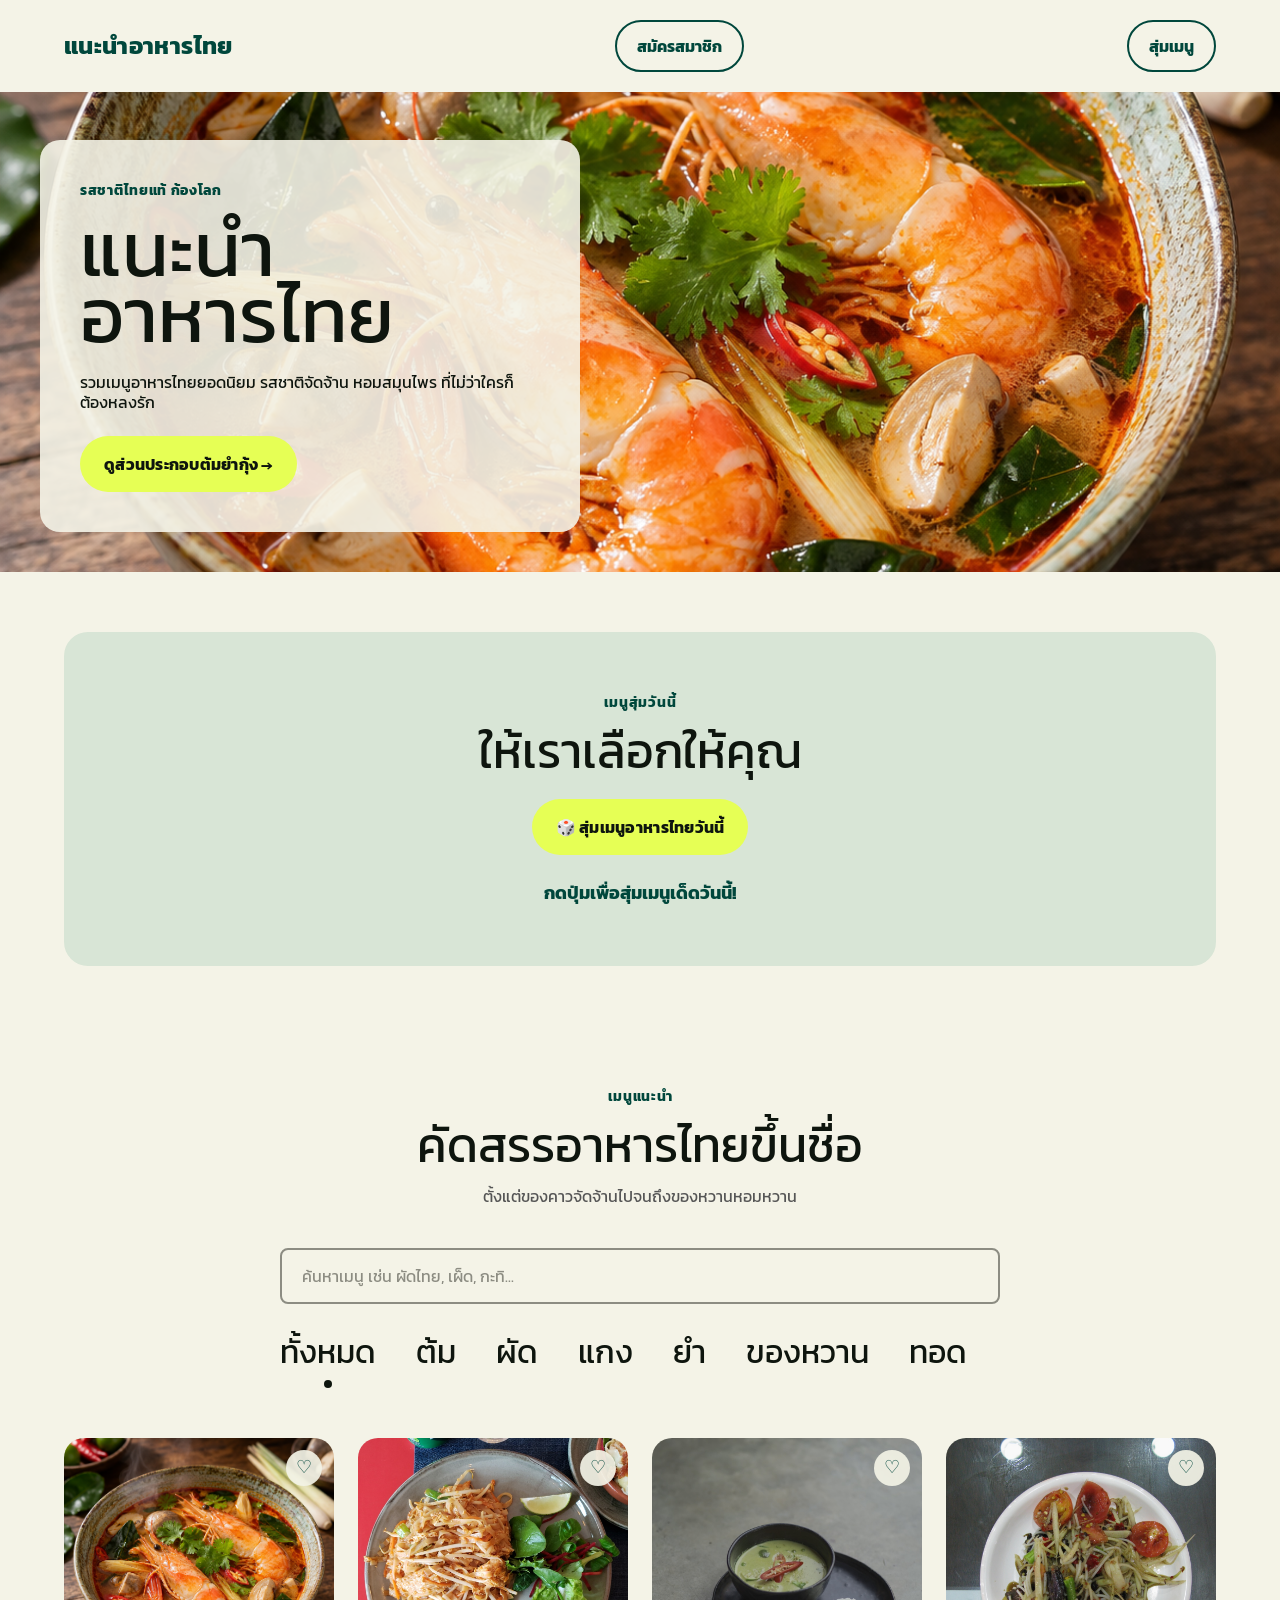
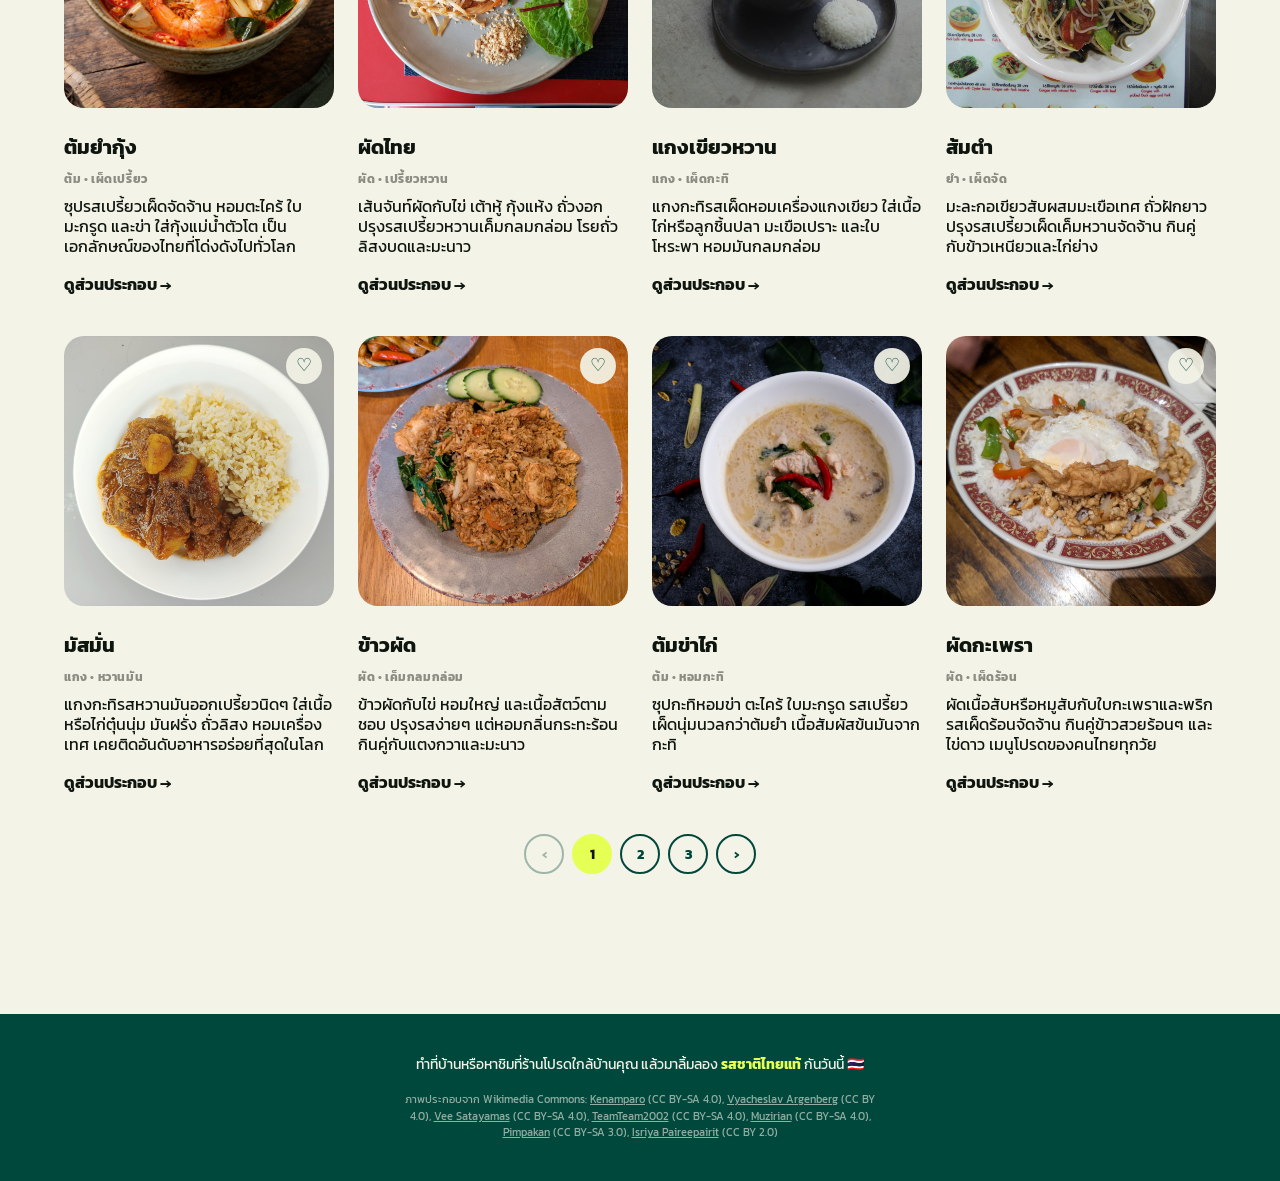
<file: index.html>
<!DOCTYPE html>
<html lang="th">
<head>
<meta charset="UTF-8">
<meta name="viewport" content="width=device-width, initial-scale=1.0">
<title>แนะนำอาหารไทย</title>
<link rel="preconnect" href="https://fonts.googleapis.com">
<link rel="preconnect" href="https://fonts.gstatic.com" crossorigin>
<link href="https://fonts.googleapis.com/css2?family=Kanit:ital,wght@0,200;0,300;0,400;0,500;0,700;1,300&display=swap" rel="stylesheet">
<link rel="stylesheet" href="styles.css">
</head>
<body>

<header class="site-nav">
  <div class="nav-inner">
    <a class="nav-logo" href="index.html">แนะนำอาหารไทย</a>
    <a class="pill-outline" href="register.html">สมัครสมาชิก</a>
    <a class="pill-outline" href="#random-box">สุ่มเมนู</a>
  </div>
</header>

<section class="hero">
  <img class="hero-photo" src="images/tomyum-goong.png" alt="ต้มยำกุ้ง">
  <div class="hero-overlay">
    <p class="eyebrow">รสชาติไทยแท้ ก้องโลก</p>
    <h1 class="hero-title">แนะนำ<br>อาหารไทย</h1>
    <p class="hero-sub">รวมเมนูอาหารไทยยอดนิยม รสชาติจัดจ้าน หอมสมุนไพร ที่ไม่ว่าใครก็ต้องหลงรัก</p>
    <a class="pill-fill" href="detail.html?dish=ต้มยำกุ้ง">ดูส่วนประกอบต้มยำกุ้ง →</a>
  </div>
</section>

<main>
  <section class="random-box" id="random-box">
    <p class="eyebrow">เมนูสุ่มวันนี้</p>
    <h2 class="section-heading">ให้เราเลือกให้คุณ</h2>
    <button id="random-btn" class="pill-fill" type="button">🎲 สุ่มเมนูอาหารไทยวันนี้</button>
    <p id="random-result" class="random-result">กดปุ่มเพื่อสุ่มเมนูเด็ดวันนี้!</p>
  </section>

  <section class="section" id="menu-section">
    <div class="section-title">
      <p class="eyebrow">เมนูแนะนำ</p>
      <h2 class="section-heading">คัดสรรอาหารไทยขึ้นชื่อ</h2>
      <p class="section-sub">ตั้งแต่ของคาวจัดจ้านไปจนถึงของหวานหอมหวาน</p>
    </div>

    <div class="filter-box">
      <input id="search-input" class="search-input" type="text" placeholder="ค้นหาเมนู เช่น ผัดไทย, เผ็ด, กะทิ..." aria-label="ค้นหาเมนู">
      <div class="category-tabs" id="category-filters">
        <button class="category-tab active" type="button" data-category="all">ทั้งหมด</button>
        <button class="category-tab" type="button" data-category="ต้ม">ต้ม</button>
        <button class="category-tab" type="button" data-category="ผัด">ผัด</button>
        <button class="category-tab" type="button" data-category="แกง">แกง</button>
        <button class="category-tab" type="button" data-category="ยำ">ยำ</button>
        <button class="category-tab" type="button" data-category="ของหวาน">ของหวาน</button>
        <button class="category-tab" type="button" data-category="ทอด">ทอด</button>
        <button class="category-tab" type="button" data-category="ทานเล่น">ทานเล่น</button>
      </div>
    </div>

    <div class="menu-grid" id="menu-grid">

      <div class="card" data-dish="ต้มยำกุ้ง" data-category="ต้ม">
        <div class="card-media">
          <img class="dish-photo" src="images/tomyum-goong.png" alt="ต้มยำกุ้ง" loading="lazy">
          <button class="fav-btn" type="button" aria-label="เพิ่มในรายการโปรด">♡</button>
        </div>
        <h3>ต้มยำกุ้ง</h3>
        <span class="tag">ต้ม • เผ็ดเปรี้ยว</span>
        <p>ซุปรสเปรี้ยวเผ็ดจัดจ้าน หอมตะไคร้ ใบมะกรูด และข่า ใส่กุ้งแม่น้ำตัวโต เป็นเอกลักษณ์ของไทยที่โด่งดังไปทั่วโลก</p>
        <a class="detail-link" href="#">ดูส่วนประกอบ →</a>
      </div>

      <div class="card" data-dish="ผัดไทย" data-category="ผัด">
        <div class="card-media">
          <img class="dish-photo" src="images/pad-thai.jpg" alt="ผัดไทย" loading="lazy">
          <button class="fav-btn" type="button" aria-label="เพิ่มในรายการโปรด">♡</button>
        </div>
        <h3>ผัดไทย</h3>
        <span class="tag">ผัด • เปรี้ยวหวาน</span>
        <p>เส้นจันท์ผัดกับไข่ เต้าหู้ กุ้งแห้ง ถั่วงอก ปรุงรสเปรี้ยวหวานเค็มกลมกล่อม โรยถั่วลิสงบดและมะนาว</p>
        <a class="detail-link" href="#">ดูส่วนประกอบ →</a>
      </div>

      <div class="card" data-dish="แกงเขียวหวาน" data-category="แกง">
        <div class="card-media">
          <img class="dish-photo" src="images/green-curry.jpg" alt="แกงเขียวหวาน" loading="lazy">
          <button class="fav-btn" type="button" aria-label="เพิ่มในรายการโปรด">♡</button>
        </div>
        <h3>แกงเขียวหวาน</h3>
        <span class="tag">แกง • เผ็ดกะทิ</span>
        <p>แกงกะทิรสเผ็ดหอมเครื่องแกงเขียว ใส่เนื้อไก่หรือลูกชิ้นปลา มะเขือเปราะ และใบโหระพา หอมมันกลมกล่อม</p>
        <a class="detail-link" href="#">ดูส่วนประกอบ →</a>
      </div>

      <div class="card" data-dish="ส้มตำ" data-category="ยำ">
        <div class="card-media">
          <img class="dish-photo" src="images/som-tam.jpg" alt="ส้มตำ" loading="lazy">
          <button class="fav-btn" type="button" aria-label="เพิ่มในรายการโปรด">♡</button>
        </div>
        <h3>ส้มตำ</h3>
        <span class="tag">ยำ • เผ็ดจัด</span>
        <p>มะละกอเขียวสับผสมมะเขือเทศ ถั่วฝักยาว ปรุงรสเปรี้ยวเผ็ดเค็มหวานจัดจ้าน กินคู่กับข้าวเหนียวและไก่ย่าง</p>
        <a class="detail-link" href="#">ดูส่วนประกอบ →</a>
      </div>

      <div class="card" data-dish="มัสมั่น" data-category="แกง">
        <div class="card-media">
          <img class="dish-photo" src="images/massaman.jpg" alt="มัสมั่น" loading="lazy">
          <button class="fav-btn" type="button" aria-label="เพิ่มในรายการโปรด">♡</button>
        </div>
        <h3>มัสมั่น</h3>
        <span class="tag">แกง • หวานมัน</span>
        <p>แกงกะทิรสหวานมันออกเปรี้ยวนิดๆ ใส่เนื้อหรือไก่ตุ๋นนุ่ม มันฝรั่ง ถั่วลิสง หอมเครื่องเทศ เคยติดอันดับอาหารอร่อยที่สุดในโลก</p>
        <a class="detail-link" href="#">ดูส่วนประกอบ →</a>
      </div>

      <div class="card" data-dish="ข้าวผัด" data-category="ผัด">
        <div class="card-media">
          <img class="dish-photo" src="images/khao-pad.jpg" alt="ข้าวผัด" loading="lazy">
          <button class="fav-btn" type="button" aria-label="เพิ่มในรายการโปรด">♡</button>
        </div>
        <h3>ข้าวผัด</h3>
        <span class="tag">ผัด • เค็มกลมกล่อม</span>
        <p>ข้าวผัดกับไข่ หอมใหญ่ และเนื้อสัตว์ตามชอบ ปรุงรสง่ายๆ แต่หอมกลิ่นกระทะร้อน กินคู่กับแตงกวาและมะนาว</p>
        <a class="detail-link" href="#">ดูส่วนประกอบ →</a>
      </div>

      <div class="card" data-dish="ต้มข่าไก่" data-category="ต้ม">
        <div class="card-media">
          <img class="dish-photo" src="images/tom-kha-gai.jpg" alt="ต้มข่าไก่" loading="lazy">
          <button class="fav-btn" type="button" aria-label="เพิ่มในรายการโปรด">♡</button>
        </div>
        <h3>ต้มข่าไก่</h3>
        <span class="tag">ต้ม • หอมกะทิ</span>
        <p>ซุปกะทิหอมข่า ตะไคร้ ใบมะกรูด รสเปรี้ยวเผ็ดนุ่มนวลกว่าต้มยำ เนื้อสัมผัสข้นมันจากกะทิ</p>
        <a class="detail-link" href="#">ดูส่วนประกอบ →</a>
      </div>

      <div class="card" data-dish="ผัดกะเพรา" data-category="ผัด">
        <div class="card-media">
          <img class="dish-photo" src="images/pad-kaprao.jpg" alt="ผัดกะเพรา" loading="lazy">
          <button class="fav-btn" type="button" aria-label="เพิ่มในรายการโปรด">♡</button>
        </div>
        <h3>ผัดกะเพรา</h3>
        <span class="tag">ผัด • เผ็ดร้อน</span>
        <p>ผัดเนื้อสับหรือหมูสับกับใบกะเพราและพริก รสเผ็ดร้อนจัดจ้าน กินคู่ข้าวสวยร้อนๆ และไข่ดาว เมนูโปรดของคนไทยทุกวัย</p>
        <a class="detail-link" href="#">ดูส่วนประกอบ →</a>
      </div>

      <div class="card" data-dish="ข้าวเหนียวมะม่วง" data-category="ของหวาน">
        <div class="card-media">
          <img class="dish-photo" src="images/mango-sticky-rice.jpg" alt="ข้าวเหนียวมะม่วง" loading="lazy">
          <button class="fav-btn" type="button" aria-label="เพิ่มในรายการโปรด">♡</button>
        </div>
        <h3>ข้าวเหนียวมะม่วง</h3>
        <span class="tag">ของหวาน • หวานมัน</span>
        <p>ข้าวเหนียวมูนหอมกะทิ เคียงมะม่วงสุกหวานฉ่ำ ราดหน้าด้วยกะทิข้นๆ ของหวานไทยที่ชาวต่างชาติหลงรัก</p>
        <a class="detail-link" href="#">ดูส่วนประกอบ →</a>
      </div>

      <div class="card" data-dish="ก๋วยเตี๋ยวเรือ" data-category="ต้ม">
        <div class="card-media">
          <img class="dish-photo" src="images/boat-noodles.jpg" alt="ก๋วยเตี๋ยวเรือ" loading="lazy">
          <button class="fav-btn" type="button" aria-label="เพิ่มในรายการโปรด">♡</button>
        </div>
        <h3>ก๋วยเตี๋ยวเรือ</h3>
        <span class="tag">ต้ม • เข้มข้นสมุนไพร</span>
        <p>ก๋วยเตี๋ยวน้ำซุปเข้มข้นสีเข้มจากเลือดหมู หอมเครื่องเทศและสมุนไพรไทยกลิ่นจัด เสิร์ฟเป็นถ้วยเล็กรสจัดจ้าน เป็นเอกลักษณ์ของก๋วยเตี๋ยวริมคลอง</p>
        <a class="detail-link" href="#">ดูส่วนประกอบ →</a>
      </div>

      <div class="card" data-dish="ยำวุ้นเส้น" data-category="ยำ">
        <div class="card-media">
          <img class="dish-photo" src="images/yum-woon-sen.jpg" alt="ยำวุ้นเส้น" loading="lazy">
          <button class="fav-btn" type="button" aria-label="เพิ่มในรายการโปรด">♡</button>
        </div>
        <h3>ยำวุ้นเส้น</h3>
        <span class="tag">ยำ • เปรี้ยวเผ็ดจัดจ้าน</span>
        <p>วุ้นเส้นลวกยำกับกุ้งสดและหมูสับ ใส่เห็ดหูหนูและมะเขือเทศ ปรุงรสเปรี้ยวเผ็ดแซ่บกลมกล่อม เป็นยำยอดนิยมของคนไทยทุกวัย</p>
        <a class="detail-link" href="#">ดูส่วนประกอบ →</a>
      </div>

      <div class="card" data-dish="ทับทิมกรอบ" data-category="ของหวาน">
        <div class="card-media">
          <img class="dish-photo" src="images/tub-tim-krob.jpg" alt="ทับทิมกรอบ" loading="lazy">
          <button class="fav-btn" type="button" aria-label="เพิ่มในรายการโปรด">♡</button>
        </div>
        <h3>ทับทิมกรอบ</h3>
        <span class="tag">ของหวาน • หวานเย็นสดชื่น</span>
        <p>แห้วเชื่อมคลุกแป้งสีแดงสดใสคล้ายทับทิม ราดด้วยกะทิสดหอมมันและน้ำแข็งไส หวานเย็นชื่นใจเหมาะกับหน้าร้อน</p>
        <a class="detail-link" href="#">ดูส่วนประกอบ →</a>
      </div>

      <div class="card" data-dish="บะหมี่" data-category="ต้ม">
        <div class="card-media">
          <img class="dish-photo" src="images/ba-mee.jpg" alt="บะหมี่" loading="lazy">
          <button class="fav-btn" type="button" aria-label="เพิ่มในรายการโปรด">♡</button>
        </div>
        <h3>บะหมี่</h3>
        <span class="tag">ต้ม • หอมน้ำซุปกระดูกหมู</span>
        <p>เส้นบะหมี่เหนียวนุ่มลวกในน้ำซุปกระดูกหมูหอมกระเทียมเจียว ใส่หมูแดง ลูกชิ้น และผักกาดดอง รสกลมกล่อมอุ่นท้อง เป็นอาหารเช้าหรือมื้อเบาที่คนไทยกินกันทุกวัน</p>
        <a class="detail-link" href="#">ดูส่วนประกอบ →</a>
      </div>

      <div class="card" data-dish="แกงส้ม" data-category="แกง">
        <div class="card-media">
          <img class="dish-photo" src="images/gaeng-som.jpg" alt="แกงส้ม" loading="lazy">
          <button class="fav-btn" type="button" aria-label="เพิ่มในรายการโปรด">♡</button>
        </div>
        <h3>แกงส้ม</h3>
        <span class="tag">แกง • เปรี้ยวเผ็ดจัด</span>
        <p>แกงรสเปรี้ยวเผ็ดจัดจ้านจากพริกแกงส้มและมะขามเปียก ใส่ปลาหรือกุ้งสด ผักรวมอย่างผักบุ้งและมะละกอ กินคู่ข้าวสวยร้อนๆ ให้รสชาติจัดจ้านถึงเครื่อง</p>
        <a class="detail-link" href="#">ดูส่วนประกอบ →</a>
      </div>

      <div class="card" data-dish="ไก่ทอด" data-category="ทอด">
        <div class="card-media">
          <img class="dish-photo" src="images/gai-tod.jpg" alt="ไก่ทอด" loading="lazy">
          <button class="fav-btn" type="button" aria-label="เพิ่มในรายการโปรด">♡</button>
        </div>
        <h3>ไก่ทอด</h3>
        <span class="tag">ทอด • กรอบนอกนุ่มใน</span>
        <p>ไก่ชิ้นหมักเครื่องเทศและกระเทียมพริกไทยจนหอมซึม ทอดจนผิวกรอบเหลืองทองเนื้อในนุ่มฉ่ำ กินคู่น้ำจิ้มไทยและข้าวเหนียว เป็นเมนูโปรดของคนไทยทุกวัย</p>
        <a class="detail-link" href="#">ดูส่วนประกอบ →</a>
      </div>

      <div class="card" data-dish="ขนมหม้อแกง" data-category="ของหวาน">
        <div class="card-media">
          <img class="dish-photo" src="images/khanom-mo-kaeng.jpg" alt="ขนมหม้อแกง" loading="lazy">
          <button class="fav-btn" type="button" aria-label="เพิ่มในรายการโปรด">♡</button>
        </div>
        <h3>ขนมหม้อแกง</h3>
        <span class="tag">ของหวาน • หวานมันหอมไข่</span>
        <p>ขนมไทยโบราณเนื้อเนียนหอมไข่และกะทิ อบจนหน้าเป็นสีน้ำตาลทองกรอบบาง เนื้อด้านในนุ่มหวานมัน โรยหน้าด้วยหอมเจียว เป็นของหวานที่อยู่คู่ครัวไทยมานาน</p>
        <a class="detail-link" href="#">ดูส่วนประกอบ →</a>
      </div>

      <div class="card" data-dish="ลาบ" data-category="ยำ">
        <div class="card-media">
          <img class="dish-photo" src="images/larb.jpg" alt="ลาบ" loading="lazy">
          <button class="fav-btn" type="button" aria-label="เพิ่มในรายการโปรด">♡</button>
        </div>
        <h3>ลาบ</h3>
        <span class="tag">ยำ • เผ็ดจัดสมุนไพร</span>
        <p>หมูสับลวกคลุกข้าวคั่วป่นหอมกรุ่น ปรุงรสเปรี้ยวเผ็ดเค็มจากมะนาวและพริกป่น ใส่หอมแดงและใบสะระแหน่ กินคู่ผักสดและข้าวเหนียว เป็นเมนูเด่นของอาหารอีสาน</p>
        <a class="detail-link" href="#">ดูส่วนประกอบ →</a>
      </div>

      <div class="card" data-dish="เมี่ยงคำ" data-category="ทานเล่น">
        <div class="card-media">
          <img class="dish-photo" src="images/miang-kham.jpg" alt="เมี่ยงคำ" loading="lazy">
          <button class="fav-btn" type="button" aria-label="เพิ่มในรายการโปรด">♡</button>
        </div>
        <h3>เมี่ยงคำ</h3>
        <span class="tag">ทานเล่น • เปรี้ยวเค็มหวาน</span>
        <p>ใบชะพลูห่อเครื่องเคียงหลากรส ทั้งกุ้งแห้ง มะพร้าวคั่ว ขิงซอย และถั่วลิสง ราดด้วยน้ำเมี่ยงรสเข้มข้น กัดคำเดียวได้รสเปรี้ยวเค็มหวานครบในปากเดียว</p>
        <a class="detail-link" href="#">ดูส่วนประกอบ →</a>
      </div>

      <div class="card" data-dish="พะแนง" data-category="แกง">
        <div class="card-media">
          <img class="dish-photo" src="images/panang-curry.jpg" alt="พะแนง" loading="lazy">
          <button class="fav-btn" type="button" aria-label="เพิ่มในรายการโปรด">♡</button>
        </div>
        <h3>พะแนง</h3>
        <span class="tag">แกง • หวานมันเข้มข้น</span>
        <p>แกงกะทิข้นรสหวานมันเข้มข้นกว่าแกงเขียวหวาน ใส่เนื้อหมูหรือไก่ตุ๋นนุ่ม โรยหน้าด้วยใบมะกรูดซอยและพริกชี้ฟ้า หอมเครื่องแกงพะแนงเข้มข้นถึงรส</p>
        <a class="detail-link" href="#">ดูส่วนประกอบ →</a>
      </div>

      <div class="card" data-dish="ปลาหมึกทอด" data-category="ทอด">
        <div class="card-media">
          <img class="dish-photo" src="images/pla-meuk-tod.jpg" alt="ปลาหมึกทอด" loading="lazy">
          <button class="fav-btn" type="button" aria-label="เพิ่มในรายการโปรด">♡</button>
        </div>
        <h3>ปลาหมึกทอด</h3>
        <span class="tag">ทอด • กรอบนอกนุ่มใน</span>
        <p>ปลาหมึกสดหั่นชิ้นชุบแป้งทอดกรอบจนเหลืองทอง เนื้อในยังนุ่มหวาน กินคู่น้ำจิ้มซีฟู้ดรสเปรี้ยวเผ็ดจัดจ้านและมะนาว เป็นของว่างยอดนิยมริมทะเล</p>
        <a class="detail-link" href="#">ดูส่วนประกอบ →</a>
      </div>

      <div class="card" data-dish="ปลาทอด" data-category="ทอด">
        <div class="card-media">
          <img class="dish-photo" src="images/pla-tod.jpg" alt="ปลาทอด" loading="lazy">
          <button class="fav-btn" type="button" aria-label="เพิ่มในรายการโปรด">♡</button>
        </div>
        <h3>ปลาทอด</h3>
        <span class="tag">ทอด • กรอบนอกฉ่ำใน</span>
        <p>ปลาทั้งตัวทอดจนผิวกรอบเหลืองทอง เนื้อในยังฉ่ำนุ่ม หอมกลิ่นกระเทียมและพริกไทย กินคู่มะนาวและน้ำปลาพริก เมนูอาหารทะเลแบบไทยแท้ที่ทำง่ายได้ทุกบ้าน</p>
        <a class="detail-link" href="#">ดูส่วนประกอบ →</a>
      </div>

      <div class="card" data-dish="แกงเผ็ด" data-category="แกง">
        <div class="card-media">
          <img class="dish-photo" src="images/red-curry.jpg" alt="แกงเผ็ด" loading="lazy">
          <button class="fav-btn" type="button" aria-label="เพิ่มในรายการโปรด">♡</button>
        </div>
        <h3>แกงเผ็ด</h3>
        <span class="tag">แกง • เผ็ดร้อนกะทิ</span>
        <p>แกงกะทิรสเผ็ดร้อนจากพริกแกงแดง ใส่เนื้อไก่หรือหมู มะเขือเปราะ และใบโหระพา กลิ่นหอมฉุนของพริกแกงเข้มข้นถึงเครื่อง เผ็ดร้อนกำลังดีคู่ข้าวสวย</p>
        <a class="detail-link" href="#">ดูส่วนประกอบ →</a>
      </div>

      <div class="card" data-dish="สะเต๊ะ" data-category="ทอด">
        <div class="card-media">
          <img class="dish-photo" src="images/satay.jpg" alt="สะเต๊ะ" loading="lazy">
          <button class="fav-btn" type="button" aria-label="เพิ่มในรายการโปรด">♡</button>
        </div>
        <h3>สะเต๊ะ</h3>
        <span class="tag">ทอด • หอมย่างเครื่องเทศ</span>
        <p>เนื้อหมูหรือไก่หมักเครื่องเทศหอมขมิ้น เสียบไม้ย่างจนสุกหอมกรุ่น กินคู่น้ำจิ้มถั่วลิสงข้นๆ และอาจาด เป็นของว่างริมทางยอดนิยมของคนไทย</p>
        <a class="detail-link" href="#">ดูส่วนประกอบ →</a>
      </div>

      <div class="card" data-dish="ทอดมันปลา" data-category="ทอด">
        <div class="card-media">
          <img class="dish-photo" src="images/tod-man-pla.jpg" alt="ทอดมันปลา" loading="lazy">
          <button class="fav-btn" type="button" aria-label="เพิ่มในรายการโปรด">♡</button>
        </div>
        <h3>ทอดมันปลา</h3>
        <span class="tag">ทอด • เผ็ดกรอบเหนียวนุ่ม</span>
        <p>ปลาสดสับผสมพริกแกงแดงและถั่วฝักยาวซอย นวดจนเหนียวก่อนทอดให้กรอบนอกเหนียวนุ่มใน กินคู่น้ำจิ้มอาจาดแตงกวารสเปรี้ยวหวาน เป็นของว่างขึ้นชื่อของไทย</p>
        <a class="detail-link" href="#">ดูส่วนประกอบ →</a>
      </div>

    </div>

    <div class="pagination" id="pagination"></div>

    <p class="no-results" id="no-results">ไม่พบเมนูที่ตรงกับคำค้นหาหรือหมวดหมู่ที่เลือก ลองค้นหาคำอื่นดูนะ 🙏</p>
  </section>
</main>

<footer class="site-footer">
  <p>ทำที่บ้านหรือหาชิมที่ร้านโปรดใกล้บ้านคุณ แล้วมาลิ้มลอง <strong>รสชาติไทยแท้</strong> กันวันนี้ 🇹🇭</p>
  <p class="photo-credits">ภาพประกอบจาก Wikimedia Commons: <a href="https://commons.wikimedia.org/wiki/File:Thai_Green_Curry_with_Rice.jpg" target="_blank" rel="noopener">Kenamparo</a> (CC BY-SA 4.0), <a href="https://commons.wikimedia.org/wiki/File:Som_Tam_green_papaya_salad,_Bangkok,_Thailand.jpg" target="_blank" rel="noopener">Vyacheslav Argenberg</a> (CC BY 4.0), <a href="https://commons.wikimedia.org/wiki/File:Beef_Massaman_curry_with_brown_rice.jpg" target="_blank" rel="noopener">Vee Satayamas</a> (CC BY-SA 4.0), <a href="https://commons.wikimedia.org/wiki/File:Tom_Kha_Gai_-_Thai_Food.jpg" target="_blank" rel="noopener">TeamTeam2002</a> (CC BY-SA 4.0), <a href="https://commons.wikimedia.org/wiki/File:Mango_sticky_rice.jpg" target="_blank" rel="noopener">Muzirian</a> (CC BY-SA 4.0), <a href="https://commons.wikimedia.org/wiki/File:Yum_woun_sen.jpg" target="_blank" rel="noopener">Pimpakan</a> (CC BY-SA 3.0), <a href="https://commons.wikimedia.org/wiki/File:%E0%B8%97%E0%B8%B1%E0%B8%9A%E0%B8%97%E0%B8%B4%E0%B8%A1%E0%B8%81%E0%B8%A3%E0%B8%AD%E0%B8%9A.jpg" target="_blank" rel="noopener">Isriya Paireepairit</a> (CC BY 2.0)</p>
</footer>

<script>
(function () {
  var dishes = [
    { name: 'ต้มยำกุ้ง', emoji: '🍤' },
    { name: 'ผัดไทย', emoji: '🍜' },
    { name: 'แกงเขียวหวาน', emoji: '🥘' },
    { name: 'ส้มตำ', emoji: '🥗' },
    { name: 'มัสมั่น', emoji: '🍛' },
    { name: 'ข้าวผัด', emoji: '🍳' },
    { name: 'ต้มข่าไก่', emoji: '🍲' },
    { name: 'ผัดกะเพรา', emoji: '🌶️' },
    { name: 'ข้าวเหนียวมะม่วง', emoji: '🥭' },
    { name: 'ก๋วยเตี๋ยวเรือ', emoji: '🥣' },
    { name: 'ยำวุ้นเส้น', emoji: '🦐' },
    { name: 'ทับทิมกรอบ', emoji: '🍧' },
    { name: 'บะหมี่', emoji: '🍜' },
    { name: 'แกงส้ม', emoji: '🍲' },
    { name: 'ไก่ทอด', emoji: '🍗' },
    { name: 'ขนมหม้อแกง', emoji: '🍮' },
    { name: 'ลาบ', emoji: '🥗' },
    { name: 'เมี่ยงคำ', emoji: '🍃' },
    { name: 'พะแนง', emoji: '🍛' },
    { name: 'ปลาหมึกทอด', emoji: '🦑' },
    { name: 'ปลาทอด', emoji: '🐟' },
    { name: 'แกงเผ็ด', emoji: '🌶️' },
    { name: 'สะเต๊ะ', emoji: '🍢' },
    { name: 'ทอดมันปลา', emoji: '🐠' }
  ];

  var lastPick = null;
  var randomBtn = document.getElementById('random-btn');
  var randomResult = document.getElementById('random-result');

  randomBtn.addEventListener('click', function () {
    var pick;
    do {
      pick = dishes[Math.floor(Math.random() * dishes.length)];
    } while (dishes.length > 1 && pick.name === lastPick);
    lastPick = pick.name;

    randomResult.classList.add('fade');
    setTimeout(function () {
      randomResult.textContent = '🎲 เมนูแนะนำวันนี้: ' + pick.emoji + ' ' + pick.name;
      randomResult.classList.remove('fade');
    }, 300);
  });

  var FAVORITES_KEY = 'thaiFoodFavorites';

  function getFavorites() {
    try {
      return JSON.parse(localStorage.getItem(FAVORITES_KEY)) || [];
    } catch (e) {
      return [];
    }
  }

  function saveFavorites(favs) {
    localStorage.setItem(FAVORITES_KEY, JSON.stringify(favs));
  }

  var favorites = getFavorites();

  document.querySelectorAll('.card').forEach(function (card) {
    var link = card.querySelector('.detail-link');
    if (link) {
      link.href = 'detail.html?dish=' + encodeURIComponent(card.dataset.dish);
    }
  });

  document.querySelectorAll('.fav-btn').forEach(function (btn) {
    var dish = btn.closest('.card').dataset.dish;

    if (favorites.indexOf(dish) !== -1) {
      btn.textContent = '❤️';
      btn.classList.add('is-fav');
    }

    btn.addEventListener('click', function () {
      var favs = getFavorites();
      var idx = favs.indexOf(dish);

      if (idx === -1) {
        favs.push(dish);
        btn.textContent = '❤️';
        btn.classList.add('is-fav');
      } else {
        favs.splice(idx, 1);
        btn.textContent = '♡';
        btn.classList.remove('is-fav');
      }

      saveFavorites(favs);
    });
  });

  var searchInput = document.getElementById('search-input');
  var categoryButtons = document.querySelectorAll('.category-tab');
  var menuCards = document.querySelectorAll('#menu-grid .card');
  var noResults = document.getElementById('no-results');
  var pagination = document.getElementById('pagination');
  var activeCategory = 'all';
  var PAGE_SIZE = 8;
  var currentPage = 1;
  var filteredCards = [];

  function applyFilters() {
    var query = searchInput.value.trim().toLowerCase();

    filteredCards = Array.prototype.filter.call(menuCards, function (card) {
      var name = card.dataset.dish.toLowerCase();
      var description = card.querySelector('p').textContent.toLowerCase();
      var tag = card.querySelector('.tag').textContent.toLowerCase();
      var category = card.dataset.category;

      var matchesQuery = !query || name.indexOf(query) !== -1 || description.indexOf(query) !== -1 || tag.indexOf(query) !== -1;
      var matchesCategory = activeCategory === 'all' || category === activeCategory;
      return matchesQuery && matchesCategory;
    });

    currentPage = 1;
    renderPage();
  }

  function renderPage() {
    var totalPages = Math.max(1, Math.ceil(filteredCards.length / PAGE_SIZE));
    currentPage = Math.min(currentPage, totalPages);
    var start = (currentPage - 1) * PAGE_SIZE;
    var pageCards = filteredCards.slice(start, start + PAGE_SIZE);

    menuCards.forEach(function (card) {
      card.classList.toggle('is-hidden', pageCards.indexOf(card) === -1);
    });

    noResults.classList.toggle('show', filteredCards.length === 0);
    renderPagination(totalPages);
  }

  function renderPagination(totalPages) {
    pagination.innerHTML = '';
    if (filteredCards.length === 0) {
      return;
    }

    function makePageBtn(label, page, disabled, active) {
      var btn = document.createElement('button');
      btn.type = 'button';
      btn.className = 'page-btn' + (active ? ' active' : '');
      btn.textContent = label;
      btn.disabled = !!disabled;
      btn.addEventListener('click', function () {
        currentPage = page;
        renderPage();
      });
      return btn;
    }

    pagination.appendChild(makePageBtn('‹', currentPage - 1, currentPage === 1, false));
    for (var i = 1; i <= totalPages; i++) {
      pagination.appendChild(makePageBtn(String(i), i, false, i === currentPage));
    }
    pagination.appendChild(makePageBtn('›', currentPage + 1, currentPage === totalPages, false));
  }

  searchInput.addEventListener('input', applyFilters);

  categoryButtons.forEach(function (btn) {
    btn.addEventListener('click', function () {
      activeCategory = btn.dataset.category;
      categoryButtons.forEach(function (b) {
        b.classList.toggle('active', b === btn);
      });
      applyFilters();
    });
  });

  applyFilters();
})();
</script>

</body>
</html>
</file>
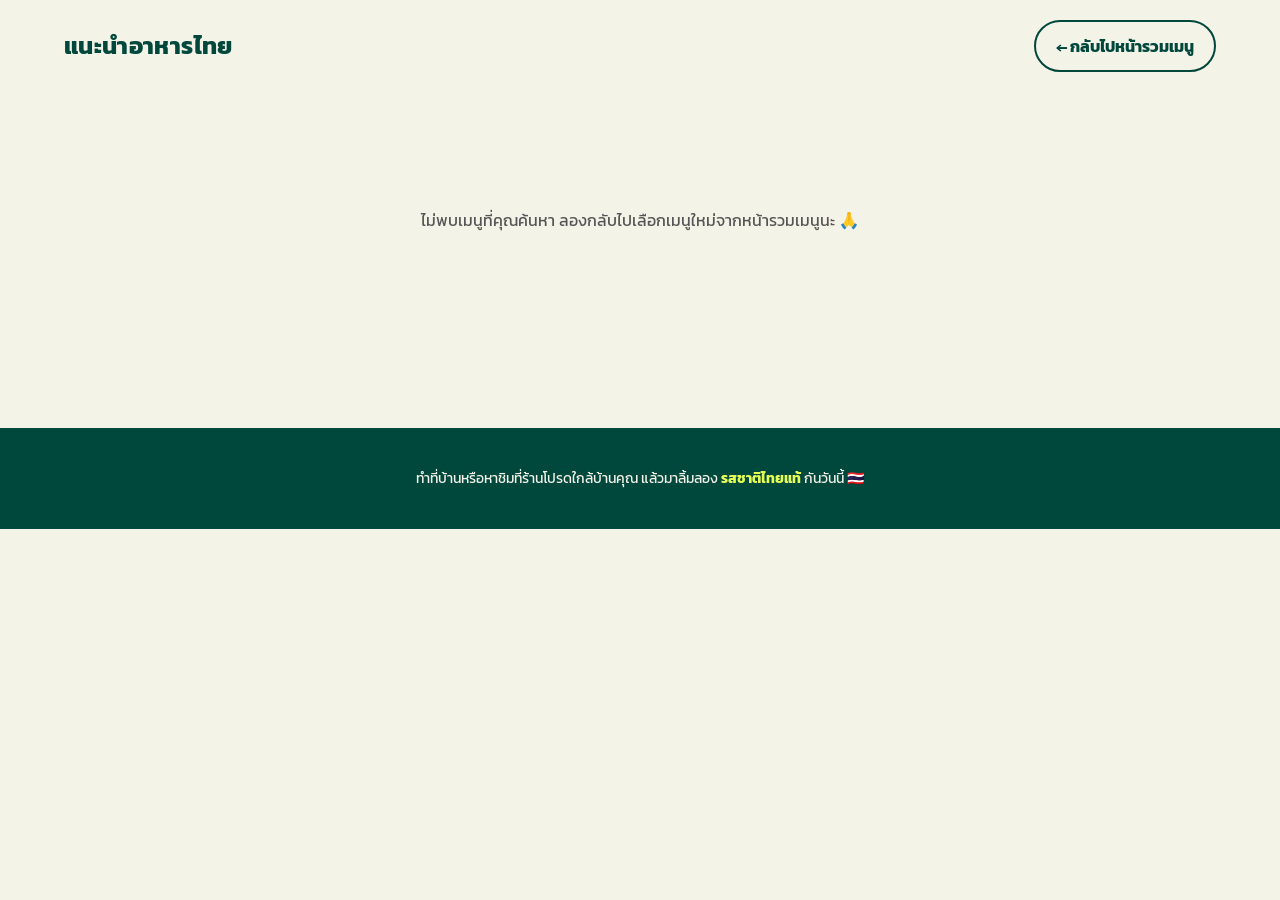
<file: detail.html>
<!DOCTYPE html>
<html lang="th">
<head>
<meta charset="UTF-8">
<meta name="viewport" content="width=device-width, initial-scale=1.0">
<title>ส่วนประกอบเมนู | แนะนำอาหารไทย</title>
<link rel="preconnect" href="https://fonts.googleapis.com">
<link rel="preconnect" href="https://fonts.gstatic.com" crossorigin>
<link href="https://fonts.googleapis.com/css2?family=Kanit:ital,wght@0,200;0,300;0,400;0,500;0,700;1,300&display=swap" rel="stylesheet">
<link rel="stylesheet" href="styles.css">
</head>
<body>

<header class="site-nav">
  <div class="nav-inner">
    <a class="nav-logo" href="index.html">แนะนำอาหารไทย</a>
    <a class="pill-outline" href="index.html">← กลับไปหน้ารวมเมนู</a>
  </div>
</header>

<main>
  <section class="section" id="detail-section">
    <div id="detail-card"></div>
    <p class="no-results" id="detail-not-found">ไม่พบเมนูที่คุณค้นหา ลองกลับไปเลือกเมนูใหม่จากหน้ารวมเมนูนะ 🙏</p>
  </section>
</main>

<footer class="site-footer">
  <p>ทำที่บ้านหรือหาชิมที่ร้านโปรดใกล้บ้านคุณ แล้วมาลิ้มลอง <strong>รสชาติไทยแท้</strong> กันวันนี้ 🇹🇭</p>
</footer>

<script src="menu-data.js"></script>
<script>
(function () {
  var params = new URLSearchParams(window.location.search);
  var dishName = params.get('dish');
  var dish = window.menuData.find(function (d) {
    return d.name === dishName;
  });

  var cardEl = document.getElementById('detail-card');
  var notFoundEl = document.getElementById('detail-not-found');

  if (!dish) {
    document.title = 'ไม่พบเมนูนี้ | ส่วนประกอบเมนู';
    cardEl.style.display = 'none';
    notFoundEl.classList.add('show');
    return;
  }

  document.title = dish.name + ' | ส่วนประกอบเมนู';

  var mediaHtml = dish.image
    ? '<img class="dish-photo" src="' + dish.image + '" alt="' + dish.name + '" loading="lazy">'
    : '<span class="emoji-tile">' + dish.emoji + '</span>';

  var ingredientsHtml = dish.ingredients.map(function (item) {
    return '<li>' + item + '</li>';
  }).join('');

  cardEl.innerHTML =
    '<div class="detail-hero">' + mediaHtml + '</div>' +
    '<p class="eyebrow detail-tag">' + dish.tag + '</p>' +
    '<h1 class="detail-title">' + dish.name + '</h1>' +
    '<p class="detail-description">' + dish.description + '</p>' +
    '<h2 class="ingredients-title">ส่วนประกอบ</h2>' +
    '<ul class="ingredients-list">' + ingredientsHtml + '</ul>';
})();
</script>

</body>
</html>
</file>
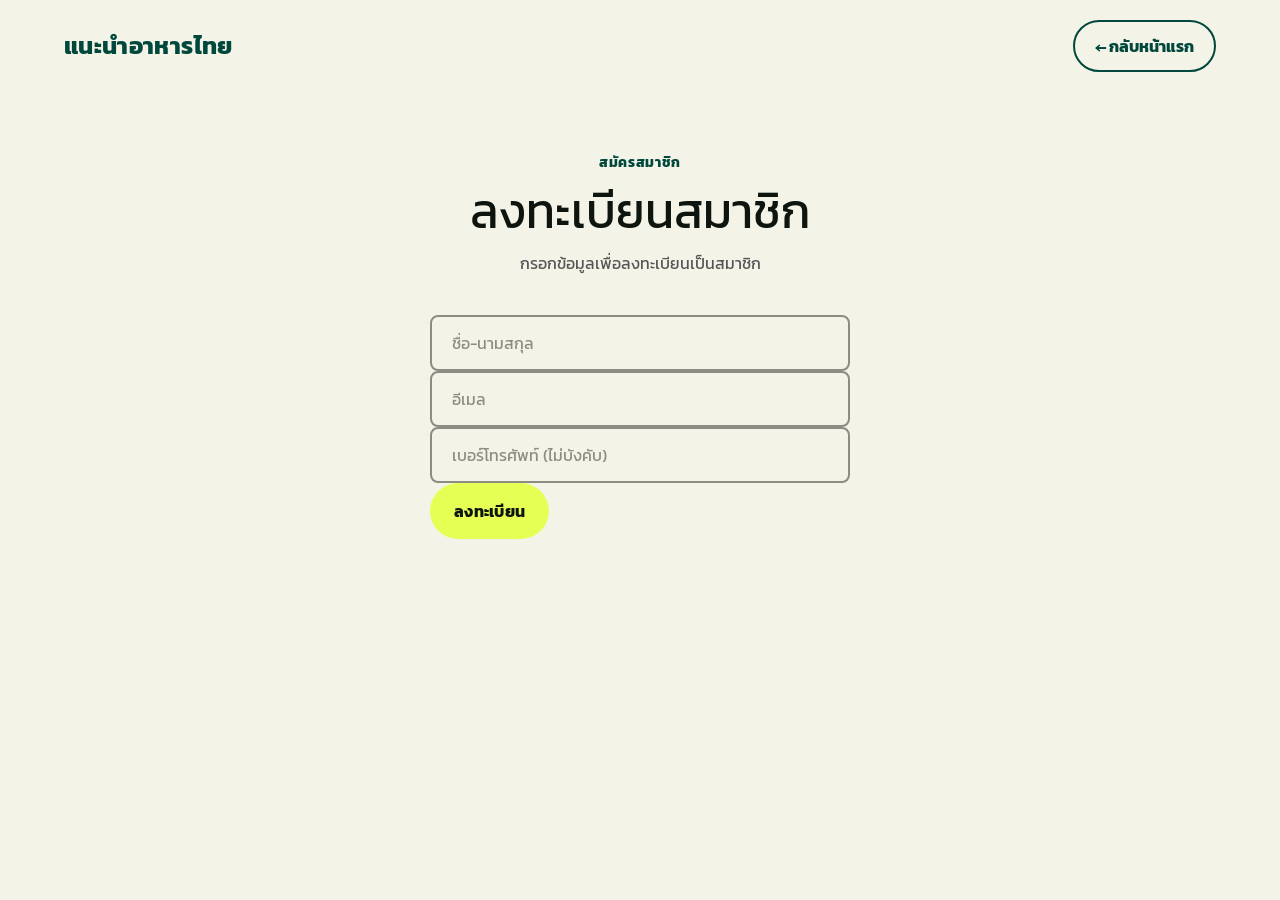
<file: register.html>
<!DOCTYPE html>
<html lang="th">
<head>
<meta charset="UTF-8">
<meta name="viewport" content="width=device-width, initial-scale=1.0">
<title>ลงทะเบียนสมาชิก | แนะนำอาหารไทย</title>
<link rel="preconnect" href="https://fonts.googleapis.com">
<link rel="preconnect" href="https://fonts.gstatic.com" crossorigin>
<link href="https://fonts.googleapis.com/css2?family=Kanit:ital,wght@0,200;0,300;0,400;0,500;0,700;1,300&display=swap" rel="stylesheet">
<link rel="stylesheet" href="styles.css">
</head>
<body>

<header class="site-nav">
  <div class="nav-inner">
    <a class="nav-logo" href="index.html">แนะนำอาหารไทย</a>
    <a class="pill-outline" href="index.html">← กลับหน้าแรก</a>
  </div>
</header>

<main>
  <section class="section" id="register-section">
    <div class="section-title">
      <p class="eyebrow">สมัครสมาชิก</p>
      <h2 class="section-heading">ลงทะเบียนสมาชิก</h2>
      <p class="section-sub">กรอกข้อมูลเพื่อลงทะเบียนเป็นสมาชิก</p>
    </div>

    <form id="register-form" class="filter-box" style="flex-direction:column; align-items:stretch; gap:1rem; max-width:420px; margin:0 auto;">
      <input id="reg-name" class="search-input" type="text" placeholder="ชื่อ-นามสกุล" required>
      <input id="reg-email" class="search-input" type="email" placeholder="อีเมล" required>
      <input id="reg-phone" class="search-input" type="tel" placeholder="เบอร์โทรศัพท์ (ไม่บังคับ)">
      <button class="pill-fill" type="submit">ลงทะเบียน</button>
      <p id="register-result"></p>
    </form>
  </section>
</main>

<script>
(function () {
  var SUPABASE_URL = 'https://ormvnstihnhjwyhfrazw.supabase.co';
  var SUPABASE_ANON_KEY = 'eyJhbGciOiJIUzI1NiIsInR5cCI6IkpXVCJ9.eyJpc3MiOiJzdXBhYmFzZSIsInJlZiI6Im9ybXZuc3RpaG5oand5aGZyYXp3Iiwicm9sZSI6ImFub24iLCJpYXQiOjE3ODk3OTg2MjYsImV4cCI6MjEwNTM3NDYyNn0.yJ4tQJaYi4gnsPUaZqJplIk6qWseL8IXUT8VeygtGzU';

  var form = document.getElementById('register-form');
  var result = document.getElementById('register-result');

  form.addEventListener('submit', function (e) {
    e.preventDefault();
    result.textContent = 'กำลังลงทะเบียน...';

    fetch(SUPABASE_URL + '/rest/v1/members', {
      method: 'POST',
      headers: {
        'Content-Type': 'application/json',
        'apikey': SUPABASE_ANON_KEY,
        'Authorization': 'Bearer ' + SUPABASE_ANON_KEY
      },
      body: JSON.stringify({
        name: document.getElementById('reg-name').value.trim(),
        email: document.getElementById('reg-email').value.trim(),
        phone: document.getElementById('reg-phone').value.trim() || null
      })
    }).then(function (res) {
      if (!res.ok) throw new Error('request failed');
      result.textContent = 'ลงทะเบียนสำเร็จ ขอบคุณค่ะ!';
      form.reset();
    }).catch(function () {
      result.textContent = 'เกิดข้อผิดพลาด กรุณาลองใหม่อีกครั้ง';
    });
  });
})();
</script>

</body>
</html>
</file>
<file: styles.css>
:root {
  /* Colors */
  --color-deep-forest: #00473c;
  --color-lime-glow: #e6ff55;
  --color-sage-mist: #d8e5d6;
  --color-warm-sand: #e8dcc6;
  --color-cream-canvas: #f4f3e7;
  --color-forest-shadow: #0e150e;
  --color-pure-ink: #000000;
  --color-warm-gray: #8c8c82;
  --color-slate-gray: #555555;

  /* Typography — Kanit is the Thai-capable geometric sans standing in for
     SweetSans (display) and SweetSansText (body/UI) in this system. */
  --font-display: 'Kanit', ui-sans-serif, system-ui, -apple-system, sans-serif;
  --font-text: 'Kanit', ui-sans-serif, system-ui, -apple-system, sans-serif;

  /* Spacing */
  --spacing-4: 4px;
  --spacing-8: 8px;
  --spacing-12: 12px;
  --spacing-16: 16px;
  --spacing-20: 20px;
  --spacing-24: 24px;
  --spacing-40: 40px;
  --spacing-60: 60px;

  /* Layout */
  --page-max-width: 1200px;
  --section-gap: 80px;
  --card-padding: 24px;

  /* Border Radius */
  --radius-cards: 24px;
  --radius-small: 4px;
  --radius-badges: 20px;
  --radius-images: 20px;
  --radius-inputs: 8px;
  --radius-buttons: 9999px;

  /* Shadows */
  --shadow-xl: rgba(14, 21, 14, 0.4) 3px 3px 32px -10px;
}

* {
  box-sizing: border-box;
}

body {
  margin: 0;
  font-family: var(--font-text);
  background: var(--color-cream-canvas);
  color: var(--color-forest-shadow);
  line-height: 1.5;
}

a {
  color: inherit;
}

/* ---------- Navigation Bar ---------- */

.site-nav {
  background: var(--color-cream-canvas);
}

.nav-inner {
  max-width: var(--page-max-width);
  margin: 0 auto;
  padding: var(--spacing-20) var(--spacing-24);
  display: flex;
  align-items: center;
  justify-content: space-between;
  gap: var(--spacing-16);
}

.nav-logo {
  font-family: var(--font-text);
  font-weight: 700;
  font-size: 24px;
  color: var(--color-deep-forest);
  text-decoration: none;
  letter-spacing: 0.017em;
}

/* ---------- Buttons ---------- */

.pill-fill {
  display: inline-flex;
  align-items: center;
  gap: var(--spacing-8);
  border-radius: var(--radius-buttons);
  background: var(--color-lime-glow);
  color: var(--color-forest-shadow);
  font-family: var(--font-text);
  font-weight: 700;
  font-size: 16px;
  letter-spacing: 0.017em;
  padding: 16px 24px;
  border: none;
  cursor: pointer;
  text-decoration: none;
  transition: transform 0.15s ease;
}

.pill-fill:hover {
  transform: translateY(-2px);
}

.pill-fill:active {
  transform: translateY(0);
}

.pill-outline {
  display: inline-flex;
  align-items: center;
  border-radius: var(--radius-buttons);
  background: transparent;
  color: var(--color-deep-forest);
  font-family: var(--font-text);
  font-weight: 700;
  font-size: 16px;
  border: 2px solid var(--color-deep-forest);
  padding: 12px 20px;
  cursor: pointer;
  text-decoration: none;
  transition: background 0.2s ease, color 0.2s ease;
  white-space: nowrap;
}

.pill-outline:hover {
  background: var(--color-deep-forest);
  color: var(--color-cream-canvas);
}

.ghost-link {
  display: inline-block;
  font-family: var(--font-text);
  font-weight: 700;
  font-size: 16px;
  color: var(--color-forest-shadow);
  text-decoration: none;
  background: none;
  border: none;
  padding: 0;
  cursor: pointer;
}

.ghost-link:hover {
  text-decoration: underline;
}

/* ---------- Hero ---------- */

.hero {
  position: relative;
  width: 100%;
  min-height: 480px;
  display: flex;
  align-items: flex-end;
  overflow: hidden;
}

.hero-photo {
  position: absolute;
  inset: 0;
  width: 100%;
  height: 100%;
  object-fit: cover;
}

.hero-overlay {
  position: relative;
  max-width: 620px;
  margin: 0 0 var(--spacing-40) var(--spacing-40);
  background: rgba(244, 243, 231, 0.9);
  padding: var(--spacing-40);
  border-radius: var(--radius-images);
}

.eyebrow {
  font-family: var(--font-text);
  font-weight: 700;
  font-size: 14px;
  letter-spacing: 0.05em;
  text-transform: uppercase;
  color: var(--color-deep-forest);
  margin: 0 0 var(--spacing-16);
}

.hero-title {
  font-family: var(--font-display);
  font-weight: 400;
  font-size: clamp(2.5rem, 6vw, 5rem);
  line-height: 0.85;
  margin: 0;
  color: var(--color-forest-shadow);
}

.hero-sub {
  font-family: var(--font-text);
  font-weight: 400;
  font-size: 16px;
  line-height: 1.25;
  color: var(--color-forest-shadow);
  margin: var(--spacing-24) 0;
  max-width: 46ch;
}

/* ---------- Sections ---------- */

main {
  max-width: var(--page-max-width);
  margin: 0 auto;
  padding: 0 var(--spacing-24);
}

.section {
  padding: 60px 0;
}

.section-title {
  text-align: center;
  margin-bottom: var(--spacing-40);
}

.section-heading {
  font-family: var(--font-display);
  font-weight: 400;
  font-size: clamp(1.8rem, 4vw, 3rem);
  line-height: 0.95;
  color: var(--color-forest-shadow);
  margin: 0 0 var(--spacing-16);
}

.section-sub {
  font-family: var(--font-text);
  font-size: 16px;
  color: var(--color-slate-gray);
  margin: 0;
}

/* ---------- Random pick band ---------- */

.random-box {
  background: var(--color-sage-mist);
  border-radius: var(--radius-cards);
  text-align: center;
  padding: var(--spacing-60) var(--spacing-24);
  margin: var(--spacing-60) 0;
}

.random-box .eyebrow {
  justify-content: center;
  display: flex;
}

.random-box .section-heading {
  margin-bottom: var(--spacing-24);
}

.random-result {
  font-family: var(--font-text);
  font-weight: 700;
  font-size: 18px;
  color: var(--color-deep-forest);
  min-height: 1.6rem;
  margin: var(--spacing-24) 0 0;
  opacity: 1;
  transition: opacity 0.3s ease;
}

.random-result.fade {
  opacity: 0;
}

/* ---------- Filters ---------- */

.filter-box {
  max-width: 720px;
  margin: 0 auto var(--spacing-40);
}

.search-input {
  display: block;
  width: 100%;
  font-family: var(--font-text);
  font-size: 16px;
  padding: 14px var(--spacing-20);
  border: 2px solid var(--color-warm-gray);
  border-radius: var(--radius-inputs);
  background: var(--color-cream-canvas);
  color: var(--color-forest-shadow);
  outline: none;
  transition: border-color 0.2s ease;
}

.search-input::placeholder {
  color: var(--color-warm-gray);
}

.search-input:focus {
  border-color: var(--color-deep-forest);
}

.category-tabs {
  display: flex;
  flex-wrap: nowrap;
  overflow-x: auto;
  gap: var(--spacing-40);
  justify-content: flex-start;
  margin-top: var(--spacing-24);
  padding-bottom: var(--spacing-8);
  -ms-overflow-style: none;
  scrollbar-width: none;
}

.category-tabs::-webkit-scrollbar {
  display: none;
}

.category-tab {
  flex-shrink: 0;
  font-family: var(--font-display);
  font-weight: 400;
  font-size: clamp(1.15rem, 2.6vw, 2rem);
  color: var(--color-forest-shadow);
  background: none;
  border: none;
  padding: 0 0 14px;
  cursor: pointer;
  position: relative;
  white-space: nowrap;
}

.category-tab.active::after {
  content: "";
  position: absolute;
  left: 50%;
  bottom: 2px;
  transform: translateX(-50%);
  width: 8px;
  height: 8px;
  border-radius: 50%;
  background: var(--color-forest-shadow);
}

/* ---------- Product Card ---------- */

.menu-grid {
  display: grid;
  grid-template-columns: repeat(auto-fit, minmax(260px, 1fr));
  gap: var(--spacing-40) var(--spacing-24);
}

.card {
  text-align: left;
}

.card-media {
  position: relative;
  border-radius: var(--radius-images);
  overflow: hidden;
  aspect-ratio: 1 / 1;
}

.card-media .dish-photo {
  display: block;
  width: 100%;
  height: 100%;
  object-fit: cover;
}

.card-media .emoji-tile {
  width: 100%;
  height: 100%;
  display: flex;
  align-items: center;
  justify-content: center;
  font-size: clamp(3rem, 8vw, 4.5rem);
  background: var(--color-sage-mist);
}

.card:nth-child(3n+2) .emoji-tile {
  background: var(--color-warm-sand);
}

.fav-btn {
  position: absolute;
  top: var(--spacing-12);
  right: var(--spacing-12);
  width: 36px;
  height: 36px;
  border-radius: 50%;
  background: rgba(244, 243, 231, 0.92);
  border: none;
  display: flex;
  align-items: center;
  justify-content: center;
  font-size: 1.1rem;
  line-height: 1;
  color: var(--color-deep-forest);
  cursor: pointer;
  user-select: none;
  transition: transform 0.15s ease, background 0.2s ease;
}

.fav-btn:hover {
  transform: scale(1.1);
}

.fav-btn.is-fav {
  background: var(--color-lime-glow);
  animation: pop 0.3s ease;
}

@keyframes pop {
  0% { transform: scale(1); }
  50% { transform: scale(1.3); }
  100% { transform: scale(1); }
}

.card h3 {
  font-family: var(--font-text);
  font-weight: 700;
  font-size: 20px;
  color: var(--color-forest-shadow);
  margin: var(--spacing-24) 0 0;
}

.tag {
  display: block;
  font-family: var(--font-text);
  font-weight: 700;
  font-size: 12px;
  letter-spacing: 0.05em;
  text-transform: uppercase;
  color: var(--color-warm-gray);
  margin-top: var(--spacing-8);
}

.card p {
  font-family: var(--font-text);
  font-weight: 400;
  font-size: 16px;
  line-height: 1.25;
  color: var(--color-forest-shadow);
  margin: var(--spacing-8) 0 0;
}

.detail-link {
  display: inline-block;
  margin-top: var(--spacing-16);
  font-family: var(--font-text);
  font-weight: 700;
  font-size: 16px;
  color: var(--color-forest-shadow);
  text-decoration: none;
}

.detail-link:hover {
  text-decoration: underline;
}

.pagination {
  display: flex;
  justify-content: center;
  align-items: center;
  gap: var(--spacing-8);
  margin-top: var(--spacing-40);
}

.page-btn {
  min-width: 40px;
  height: 40px;
  padding: 0 var(--spacing-12);
  border-radius: var(--radius-buttons);
  border: 2px solid var(--color-deep-forest);
  background: transparent;
  color: var(--color-deep-forest);
  font-family: var(--font-text);
  font-weight: 700;
  font-size: 14px;
  cursor: pointer;
  transition: background 0.2s ease, color 0.2s ease;
}

.page-btn:hover:not(:disabled) {
  background: var(--color-deep-forest);
  color: var(--color-cream-canvas);
}

.page-btn.active {
  background: var(--color-lime-glow);
  border-color: var(--color-lime-glow);
  color: var(--color-forest-shadow);
}

.page-btn:disabled {
  opacity: 0.35;
  cursor: default;
}

.no-results {
  text-align: center;
  color: var(--color-slate-gray);
  padding: var(--spacing-40) var(--spacing-16);
  display: none;
}

.no-results.show {
  display: block;
}

.card.is-hidden {
  display: none;
}

/* ---------- Detail page ---------- */

.detail-hero {
  border-radius: var(--radius-images);
  overflow: hidden;
  aspect-ratio: 16 / 9;
  margin-bottom: var(--spacing-40);
}

.detail-hero .dish-photo {
  display: block;
  width: 100%;
  height: 100%;
  object-fit: cover;
}

.detail-hero .emoji-tile {
  width: 100%;
  height: 100%;
  display: flex;
  align-items: center;
  justify-content: center;
  font-size: clamp(4rem, 14vw, 7rem);
  background: var(--color-sage-mist);
}

.detail-title {
  font-family: var(--font-display);
  font-weight: 400;
  font-size: clamp(2.2rem, 6vw, 4.5rem);
  line-height: 0.9;
  color: var(--color-forest-shadow);
  margin: 0 0 var(--spacing-16);
}

.detail-tag {
  margin: 0 0 var(--spacing-24);
}

.detail-description {
  font-family: var(--font-text);
  font-size: 18px;
  line-height: 1.33;
  color: var(--color-forest-shadow);
  margin: 0 0 var(--spacing-40);
  max-width: 68ch;
}

.ingredients-title {
  font-family: var(--font-text);
  font-weight: 700;
  font-size: 18px;
  color: var(--color-forest-shadow);
  margin: 0 0 var(--spacing-16);
}

.ingredients-list {
  list-style: none;
  margin: 0;
  padding: 0;
  display: flex;
  flex-wrap: wrap;
  gap: var(--spacing-8);
}

.ingredients-list li {
  background: var(--color-sage-mist);
  color: var(--color-forest-shadow);
  border-radius: var(--radius-badges);
  padding: var(--spacing-8) var(--spacing-16);
  font-family: var(--font-text);
  font-size: 14px;
}

/* ---------- Footer ---------- */

.site-footer {
  background: var(--color-deep-forest);
  color: var(--color-cream-canvas);
  text-align: center;
  padding: var(--spacing-40) var(--spacing-24);
  margin-top: var(--section-gap);
}

.site-footer p {
  font-family: var(--font-text);
  font-size: 14px;
  margin: 0;
  max-width: 60ch;
  margin: 0 auto;
}

.site-footer strong {
  color: var(--color-lime-glow);
}

.site-footer .photo-credits {
  font-size: 11px;
  opacity: 0.6;
  margin-top: var(--spacing-16, 16px);
  max-width: 70ch;
}

.site-footer .photo-credits a {
  color: inherit;
}

/* ---------- Responsive ---------- */

@media (max-width: 640px) {
  .nav-inner {
    padding: var(--spacing-16);
  }

  .hero {
    min-height: 360px;
  }

  .hero-overlay {
    margin: 0 var(--spacing-16) var(--spacing-16);
    padding: var(--spacing-24);
    max-width: none;
  }

  main {
    padding: 0 var(--spacing-16);
  }

  .random-box {
    padding: var(--spacing-40) var(--spacing-16);
    margin: var(--spacing-40) 0;
  }

  .category-tabs {
    gap: var(--spacing-24);
  }
}
</file>
